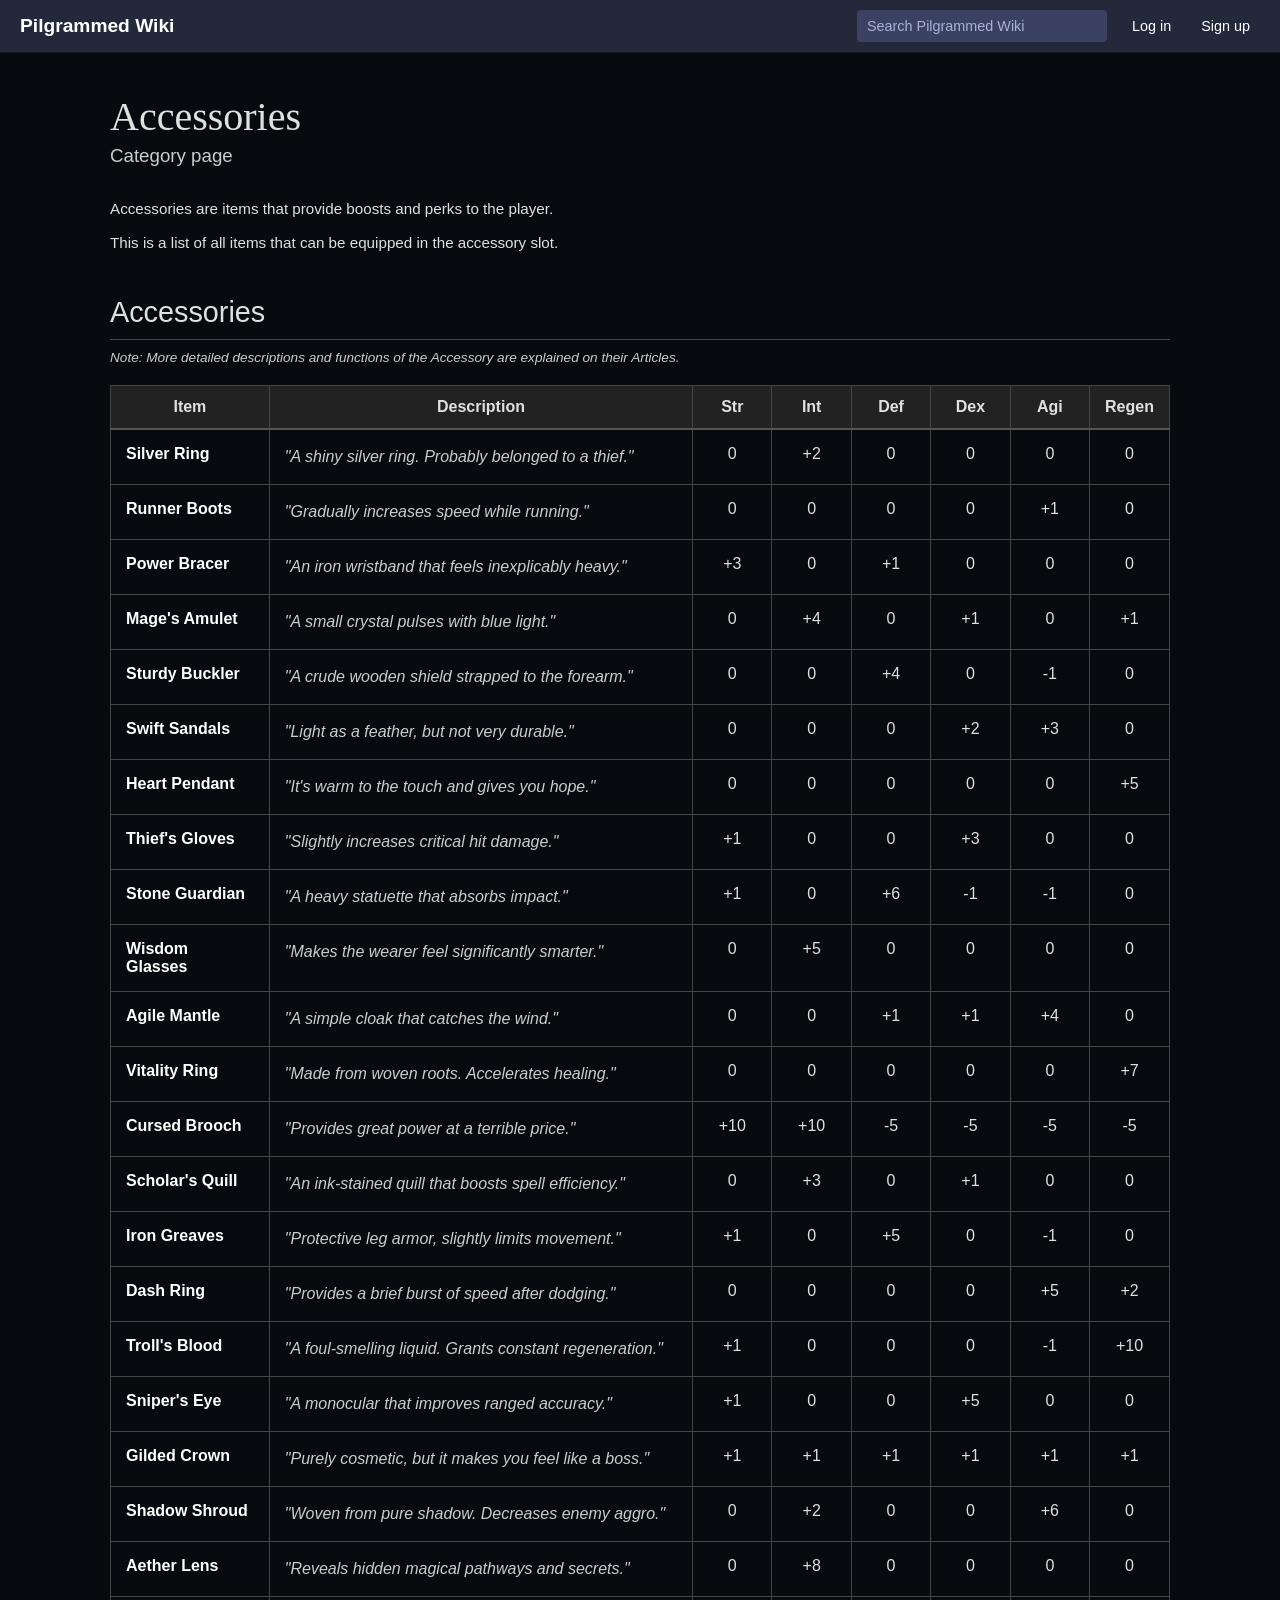
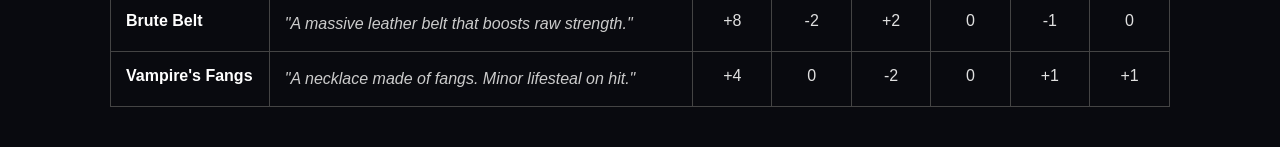
<file: accessories.html>
<html>
<head>
    <title>Accessories - Pilgrammed Wiki</title>
    <link rel="stylesheet" href="style.css">
    <link rel="stylesheet" href="link.css">
</head>
<body class="wiki-page">

    <header class="top-header">
        <a href="index.html" class="logo">Pilgrammed Wiki</a>
        
        <div class="nav-right">
            <div class="search-container">
                <input type="text" class="search-bar" placeholder="Search Pilgrammed Wiki">
            </div>
            
            <div class="user-actions">
                <button class="btn">Log in</button>
                <button class="btn">Sign up</button>
            </div>
        </div>
    </header>

    <main class="page-container">
        <header class="article-header">
            <h1 class="page-title">Accessories</h1>
            <h3 class="category-subheader">Category page</h3>
        </header>
        
        <div class="intro-text">
            <p>Accessories are items that provide boosts and perks to the player.</p>
            <p>This is a list of all items that can be equipped in the accessory slot.</p>
        </div>

        <section class="accessory-list-section">
            <h2 class="sub-header">Accessories 
            </h2>
            <p class="section-note">Note: More detailed descriptions and functions of the Accessory are explained on their Articles.</p>
            
            <div class="table-wrapper">
                <table class="wiki-table accessory-table sortable">
                    <thead>
                        <tr>
                            <th class="item-col">Item</th>
                            <th class="desc-col">Description</th>
                            <th class="stat-col">Str</th>
                            <th class="stat-col">Int</th>
                            <th class="stat-col">Def</th>
                            <th class="stat-col">Dex</th>
                            <th class="stat-col">Agi</th>
                            <th class="stat-col">Regen</th>
                        </tr>
                    </thead>
                    <tbody>
                        <tr>
                            <td class="item-name">Silver Ring</td>
                            <td class="item-desc">"A shiny silver ring. Probably belonged to a thief."</td>
                            <td>0</td>
                            <td>+2</td>
                            <td>0</td>
                            <td>0</td>
                            <td>0</td>
                            <td>0</td>
                        </tr>
                        <tr>
                            <td class="item-name">Runner Boots</td>
                            <td class="item-desc">"Gradually increases speed while running."</td>
                            <td>0</td>
                            <td>0</td>
                            <td>0</td>
                            <td>0</td>
                            <td>+1</td>
                            <td>0</td>
                        </tr>
                        
                        <tr><td class="item-name">Power Bracer</td><td class="item-desc">"An iron wristband that feels inexplicably heavy."</td><td>+3</td><td>0</td><td>+1</td><td>0</td><td>0</td><td>0</td></tr>
                        <tr><td class="item-name">Mage's Amulet</td><td class="item-desc">"A small crystal pulses with blue light."</td><td>0</td><td>+4</td><td>0</td><td>+1</td><td>0</td><td>+1</td></tr>
                        <tr><td class="item-name">Sturdy Buckler</td><td class="item-desc">"A crude wooden shield strapped to the forearm."</td><td>0</td><td>0</td><td>+4</td><td>0</td><td>-1</td><td>0</td></tr>
                        <tr><td class="item-name">Swift Sandals</td><td class="item-desc">"Light as a feather, but not very durable."</td><td>0</td><td>0</td><td>0</td><td>+2</td><td>+3</td><td>0</td></tr>
                        <tr><td class="item-name">Heart Pendant</td><td class="item-desc">"It's warm to the touch and gives you hope."</td><td>0</td><td>0</td><td>0</td><td>0</td><td>0</td><td>+5</td></tr>
                        <tr><td class="item-name">Thief's Gloves</td><td class="item-desc">"Slightly increases critical hit damage."</td><td>+1</td><td>0</td><td>0</td><td>+3</td><td>0</td><td>0</td></tr>
                        <tr><td class="item-name">Stone Guardian</td><td class="item-desc">"A heavy statuette that absorbs impact."</td><td>+1</td><td>0</td><td>+6</td><td>-1</td><td>-1</td><td>0</td></tr>
                        <tr><td class="item-name">Wisdom Glasses</td><td class="item-desc">"Makes the wearer feel significantly smarter."</td><td>0</td><td>+5</td><td>0</td><td>0</td><td>0</td><td>0</td></tr>
                        <tr><td class="item-name">Agile Mantle</td><td class="item-desc">"A simple cloak that catches the wind."</td><td>0</td><td>0</td><td>+1</td><td>+1</td><td>+4</td><td>0</td></tr>
                        <tr><td class="item-name">Vitality Ring</td><td class="item-desc">"Made from woven roots. Accelerates healing."</td><td>0</td><td>0</td><td>0</td><td>0</td><td>0</td><td>+7</td></tr>
                        <tr><td class="item-name">Cursed Brooch</td><td class="item-desc">"Provides great power at a terrible price."</td><td>+10</td><td>+10</td><td>-5</td><td>-5</td><td>-5</td><td>-5</td></tr>
                        <tr><td class="item-name">Scholar's Quill</td><td class="item-desc">"An ink-stained quill that boosts spell efficiency."</td><td>0</td><td>+3</td><td>0</td><td>+1</td><td>0</td><td>0</td></tr>
                        <tr><td class="item-name">Iron Greaves</td><td class="item-desc">"Protective leg armor, slightly limits movement."</td><td>+1</td><td>0</td><td>+5</td><td>0</td><td>-1</td><td>0</td></tr>
                        <tr><td class="item-name">Dash Ring</td><td class="item-desc">"Provides a brief burst of speed after dodging."</td><td>0</td><td>0</td><td>0</td><td>0</td><td>+5</td><td>+2</td></tr>
                        <tr><td class="item-name">Troll's Blood</td><td class="item-desc">"A foul-smelling liquid. Grants constant regeneration."</td><td>+1</td><td>0</td><td>0</td><td>0</td><td>-1</td><td>+10</td></tr>
                        <tr><td class="item-name">Sniper's Eye</td><td class="item-desc">"A monocular that improves ranged accuracy."</td><td>+1</td><td>0</td><td>0</td><td>+5</td><td>0</td><td>0</td></tr>
                        <tr><td class="item-name">Gilded Crown</td><td class="item-desc">"Purely cosmetic, but it makes you feel like a boss."</td><td>+1</td><td>+1</td><td>+1</td><td>+1</td><td>+1</td><td>+1</td></tr>
                        <tr><td class="item-name">Shadow Shroud</td><td class="item-desc">"Woven from pure shadow. Decreases enemy aggro."</td><td>0</td><td>+2</td><td>0</td><td>0</td><td>+6</td><td>0</td></tr>
                        <tr><td class="item-name">Aether Lens</td><td class="item-desc">"Reveals hidden magical pathways and secrets."</td><td>0</td><td>+8</td><td>0</td><td>0</td><td>0</td><td>0</td></tr>
                        <tr><td class="item-name">Brute Belt</td><td class="item-desc">"A massive leather belt that boosts raw strength."</td><td>+8</td><td>-2</td><td>+2</td><td>0</td><td>-1</td><td>0</td></tr>
                        <tr><td class="item-name">Vampire's Fangs</td><td class="item-desc">"A necklace made of fangs. Minor lifesteal on hit."</td><td>+4</td><td>0</td><td>-2</td><td>0</td><td>+1</td><td>+1</td></tr>
                    </tbody>
                </table>
            </div>
        </section>
    </main>

</body>
</html>
</file>
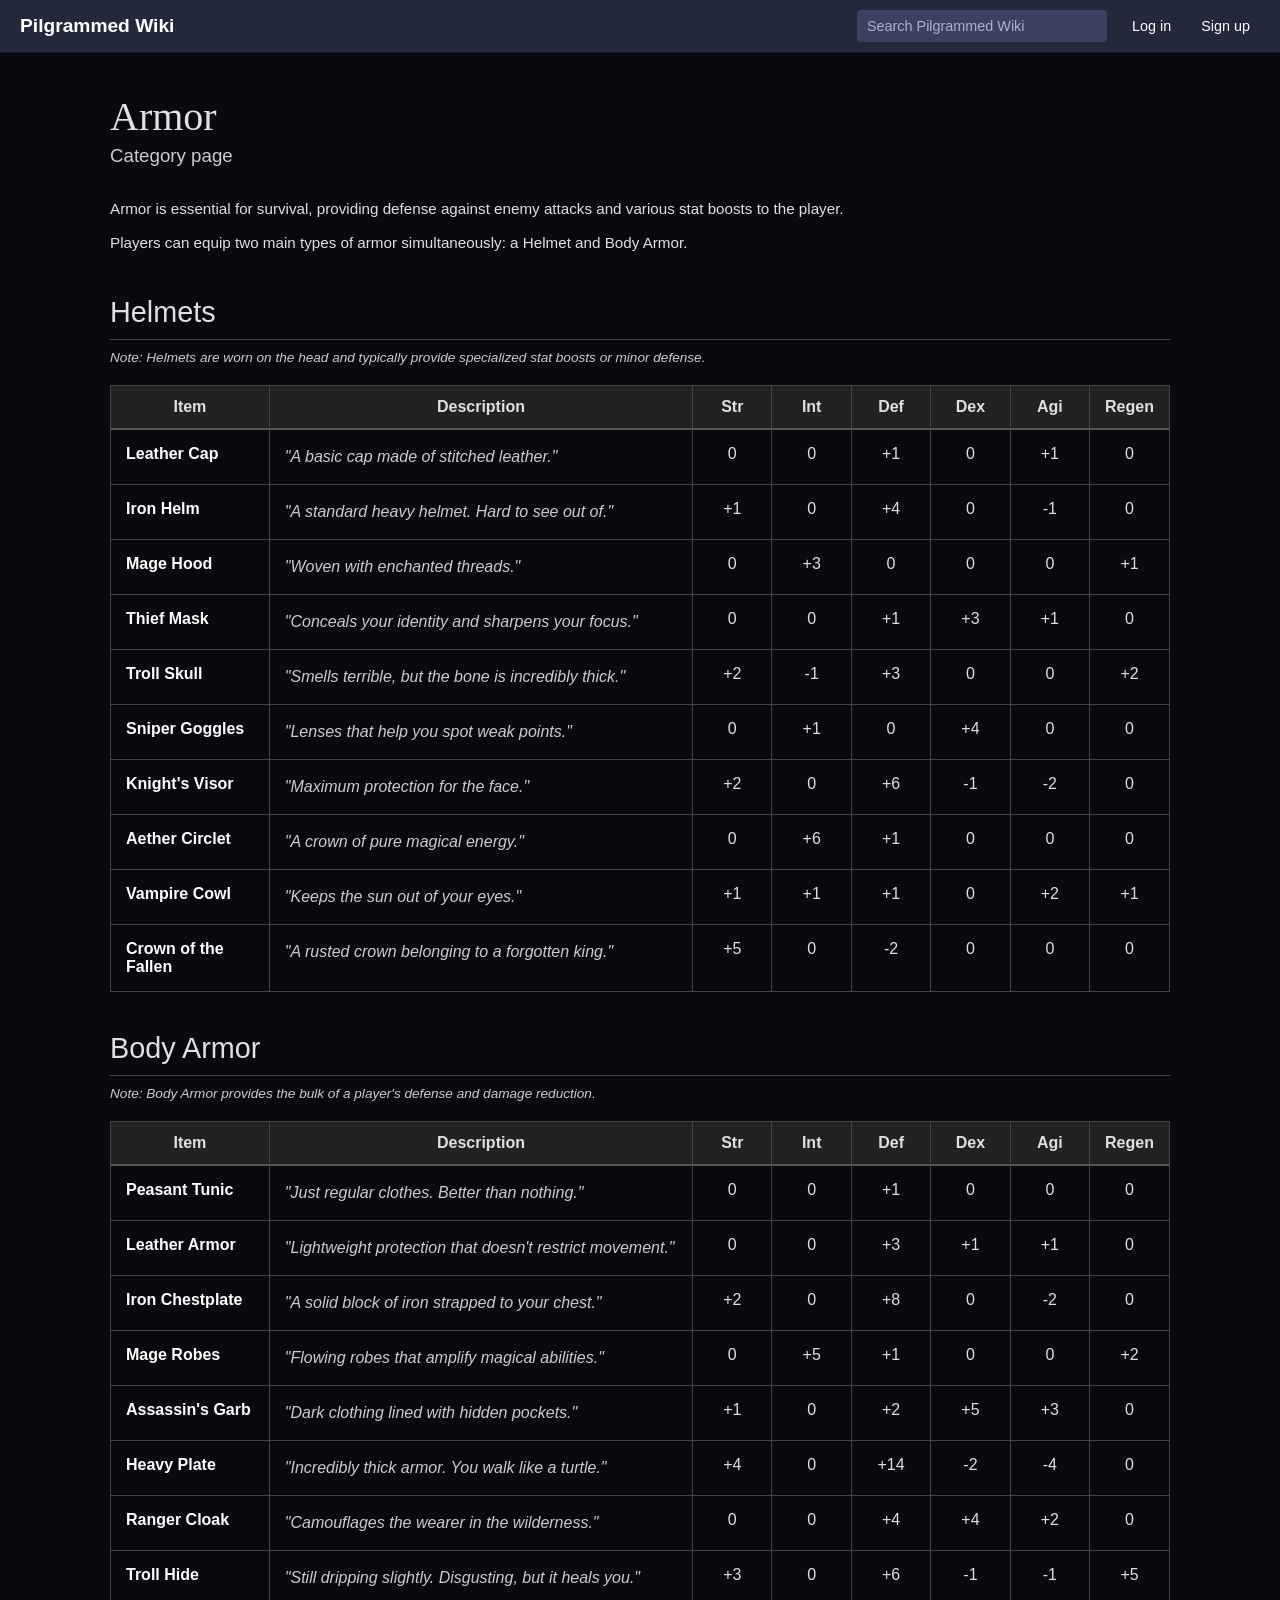
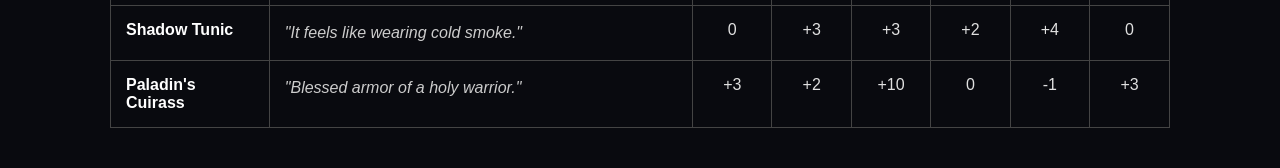
<file: armor.html>
<html >
<head>
    <title>Armor - Pilgrammed Wiki</title>
    <link rel="stylesheet" href="style.css">
    <link rel="stylesheet" href="link.css">
</head>
<body class="wiki-page">

    <header class="top-header">
        <a href="index.html" class="logo">Pilgrammed Wiki</a>
        
        <div class="nav-right">
            <div class="search-container">
                <input type="text" id="searchInput" class="search-bar" placeholder="Search Pilgrammed Wiki">
            </div>
            
            <div class="user-actions">
                <button class="btn">Log in</button>
                <button class="btn">Sign up</button>
            </div>
        </div>
    </header>

    <main class="page-container">
        <header class="article-header">
            <h1 class="page-title">Armor</h1>
            <h3 class="category-subheader">Category page</h3>
        </header>
        
        <div class="intro-text">
            <p>Armor is essential for survival, providing defense against enemy attacks and various stat boosts to the player.</p>
            <p>Players can equip two main types of armor simultaneously: a Helmet and Body Armor.</p>
        </div>

        <section class="armor-list-section">
            <h2 class="sub-header">Helmets</h2>
            <p class="section-note">Note: Helmets are worn on the head and typically provide specialized stat boosts or minor defense.</p>
            
            <div class="table-wrapper">
                <table class="wiki-table sortable">
                    <thead>
                        <tr>
                            <th class="item-col">Item</th>
                            <th class="desc-col">Description</th>
                            <th class="stat-col">Str</th>
                            <th class="stat-col">Int</th>
                            <th class="stat-col">Def</th>
                            <th class="stat-col">Dex</th>
                            <th class="stat-col">Agi</th>
                            <th class="stat-col">Regen</th>
                        </tr>
                    </thead>
                    <tbody>
                        <tr><td class="item-name">Leather Cap</td><td class="item-desc">"A basic cap made of stitched leather."</td><td>0</td><td>0</td><td>+1</td><td>0</td><td>+1</td><td>0</td></tr>
                        <tr><td class="item-name">Iron Helm</td><td class="item-desc">"A standard heavy helmet. Hard to see out of."</td><td>+1</td><td>0</td><td>+4</td><td>0</td><td>-1</td><td>0</td></tr>
                        <tr><td class="item-name">Mage Hood</td><td class="item-desc">"Woven with enchanted threads."</td><td>0</td><td>+3</td><td>0</td><td>0</td><td>0</td><td>+1</td></tr>
                        <tr><td class="item-name">Thief Mask</td><td class="item-desc">"Conceals your identity and sharpens your focus."</td><td>0</td><td>0</td><td>+1</td><td>+3</td><td>+1</td><td>0</td></tr>
                        <tr><td class="item-name">Troll Skull</td><td class="item-desc">"Smells terrible, but the bone is incredibly thick."</td><td>+2</td><td>-1</td><td>+3</td><td>0</td><td>0</td><td>+2</td></tr>
                        <tr><td class="item-name">Sniper Goggles</td><td class="item-desc">"Lenses that help you spot weak points."</td><td>0</td><td>+1</td><td>0</td><td>+4</td><td>0</td><td>0</td></tr>
                        <tr><td class="item-name">Knight's Visor</td><td class="item-desc">"Maximum protection for the face."</td><td>+2</td><td>0</td><td>+6</td><td>-1</td><td>-2</td><td>0</td></tr>
                        <tr><td class="item-name">Aether Circlet</td><td class="item-desc">"A crown of pure magical energy."</td><td>0</td><td>+6</td><td>+1</td><td>0</td><td>0</td><td>0</td></tr>
                        <tr><td class="item-name">Vampire Cowl</td><td class="item-desc">"Keeps the sun out of your eyes."</td><td>+1</td><td>+1</td><td>+1</td><td>0</td><td>+2</td><td>+1</td></tr>
                        <tr><td class="item-name">Crown of the Fallen</td><td class="item-desc">"A rusted crown belonging to a forgotten king."</td><td>+5</td><td>0</td><td>-2</td><td>0</td><td>0</td><td>0</td></tr>
                    </tbody>
                </table>
            </div>
        </section>

        <section class="armor-list-section">
            <h2 class="sub-header">Body Armor</h2>
            <p class="section-note">Note: Body Armor provides the bulk of a player's defense and damage reduction.</p>
            
            <div class="table-wrapper">
                <table class="wiki-table sortable">
                    <thead>
                        <tr>
                            <th class="item-col">Item</th>
                            <th class="desc-col">Description</th>
                            <th class="stat-col">Str</th>
                            <th class="stat-col">Int</th>
                            <th class="stat-col">Def</th>
                            <th class="stat-col">Dex</th>
                            <th class="stat-col">Agi</th>
                            <th class="stat-col">Regen</th>
                        </tr>
                    </thead>
                    <tbody>
                        <tr><td class="item-name">Peasant Tunic</td><td class="item-desc">"Just regular clothes. Better than nothing."</td><td>0</td><td>0</td><td>+1</td><td>0</td><td>0</td><td>0</td></tr>
                        <tr><td class="item-name">Leather Armor</td><td class="item-desc">"Lightweight protection that doesn't restrict movement."</td><td>0</td><td>0</td><td>+3</td><td>+1</td><td>+1</td><td>0</td></tr>
                        <tr><td class="item-name">Iron Chestplate</td><td class="item-desc">"A solid block of iron strapped to your chest."</td><td>+2</td><td>0</td><td>+8</td><td>0</td><td>-2</td><td>0</td></tr>
                        <tr><td class="item-name">Mage Robes</td><td class="item-desc">"Flowing robes that amplify magical abilities."</td><td>0</td><td>+5</td><td>+1</td><td>0</td><td>0</td><td>+2</td></tr>
                        <tr><td class="item-name">Assassin's Garb</td><td class="item-desc">"Dark clothing lined with hidden pockets."</td><td>+1</td><td>0</td><td>+2</td><td>+5</td><td>+3</td><td>0</td></tr>
                        <tr><td class="item-name">Heavy Plate</td><td class="item-desc">"Incredibly thick armor. You walk like a turtle."</td><td>+4</td><td>0</td><td>+14</td><td>-2</td><td>-4</td><td>0</td></tr>
                        <tr><td class="item-name">Ranger Cloak</td><td class="item-desc">"Camouflages the wearer in the wilderness."</td><td>0</td><td>0</td><td>+4</td><td>+4</td><td>+2</td><td>0</td></tr>
                        <tr><td class="item-name">Troll Hide</td><td class="item-desc">"Still dripping slightly. Disgusting, but it heals you."</td><td>+3</td><td>0</td><td>+6</td><td>-1</td><td>-1</td><td>+5</td></tr>
                        <tr><td class="item-name">Shadow Tunic</td><td class="item-desc">"It feels like wearing cold smoke."</td><td>0</td><td>+3</td><td>+3</td><td>+2</td><td>+4</td><td>0</td></tr>
                        <tr><td class="item-name">Paladin's Cuirass</td><td class="item-desc">"Blessed armor of a holy warrior."</td><td>+3</td><td>+2</td><td>+10</td><td>0</td><td>-1</td><td>+3</td></tr>
                    </tbody>
                </table>
            </div>
        </section>
    </main>

    </body>
</html>
</file>
<file: style.css>
*{  
            margin: 0;
            padding: 0;
            box-sizing: border-box;
            font-family: 'Segoe UI', Tahoma, Geneva, Verdana, sans-serif;
        }

        body {
            background-color: #090a0f; 
            color: #e0e0e0;
        }

        .top-header {
            background-color: #24283b; 
            display: flex;
            justify-content: space-between;
            align-items: center;
            padding: 10px 20px;
            border-bottom: 1px solid #1a1a24;
        }

        .logo {
            font-size: 1.2rem;
            font-weight: bold;
            color: #ffffff;
            text-decoration: none;
        }

        .nav-right {
            display: flex;
            align-items: center;
            gap: 15px;
        }

        
        .search-container {
            position: relative;
        }

        .search-bar {
            background-color: #3b4261;
            border: none;
            border-radius: 4px;
            padding: 8px 35px 8px 10px;
            color: white;
            width: 250px;
            font-size: 0.9rem;
        }

        .search-bar::placeholder {
            color: #a9b1d6;
        }

        
        .user-actions {
            display: flex;
            align-items: center;
            gap: 10px;
        }

        .btn {
            background: transparent;
            border: none;
            color: white;
            cursor: pointer;
            font-size: 0.9rem;
            padding: 5px 10px;
        }

        .btn:hover {
            text-decoration: underline;
        }

        .main-content {
            max-width: 1000px;
            margin: 40px auto;
            padding: 0 20px;
        }

        
        .trailer-section {
            border: 1px solid #ffffff;
            padding: 20px;
            margin-bottom: 40px;
            background-color: #11131a;
        }

        .trailer-section h2 {
            text-align: center;
            font-size: 1.5rem;
            margin-bottom: 15px;
            padding-bottom: 10px;
            border-bottom: 1px solid #3b4261;
            font-weight: normal;
        }

        .video-container {
            display: flex;
            justify-content: center;
        }

        
        .iframe-wrapper {
            position: relative;
            width: 100%;
            max-width: 700px;
            padding-bottom: 39.37%; 
            height: 0;
        }

        .iframe-wrapper iframe {
            position: absolute;
            top: 0;
            left: 0;
            width: 100%;
            height: 100%;
            border: none;
        }

        
        .categories-section {
            margin-top: 40px;
        }

        .categories-section h2 {
            text-align: center;
            font-size: 1.8rem;
            margin-bottom: 20px;
            padding-bottom: 10px;
            border-bottom: 1px solid #3b4261;
            font-weight: normal;
        }

        .category-grid {
            display: grid;
            grid-template-columns: repeat(auto-fit, minmax(130px, 1fr));
            gap: 30px 15px;
            margin-top: 30px;
        }

        .category-item {
            display: flex;
            flex-direction: column;
            align-items: center;
            text-decoration: none;
            transition: transform 0.2s ease;
        }

        .category-item:hover {
            transform: scale(1.05);
        }

        .category-img {
            width: 80px;
            height: 80px;
            background-color: #1a1b26; 
            border: 1px solid #3b4261;
            display: flex;
            align-items: center;
            justify-content: center;
            margin-bottom: 10px;
        }

        .category-img img {
            max-width: 100%;
            max-height: 100%;
            object-fit: contain;
        }

        .category-title {
            color: #569cd6; 
            font-size: 0.95rem;
        }

        .category-item:hover .category-title {
            text-decoration: underline;
        }
        
.hero-banner {
    width: 100%;
    
    background: linear-gradient(rgba(0, 0, 0, 0.7), rgba(0, 0, 0, 0.7)), url('pilhome.jpeg');
    background-size: 100% auto;
    border: 1px solid #ffffff; 
    margin: 20px 0;
    padding-top: 150px; 
    padding-bottom: 150px;
    text-align: center;
}

.hero-container {
    display: flex;
    align-items: center;
    justify-content: center;
    gap: 40px;
}

.mascot-img {
    width: 150px; 
    height: auto;
}

.hero-text-content {
    max-width: 600px;
}

.banner-logo {
    font-family: serif;
    font-size: 3.5rem;
    margin-bottom: 10px;
}

.hero-text-content h2 {
    font-size: 1.5rem;
    margin-bottom: 15px;
}

.hero-text-content p {
    font-size: 1rem;
    line-height: 1.5;
    margin-bottom: 5px;
}

.article-count {
    color: #cccccc;
    font-style: italic;
}

.banner-search {
    margin-top: 20px;
    display: flex;
    justify-content: center;
    gap: 5px;
}

.banner-search input {
    width: 300px;
    padding: 8px;
    background: white;
    border: 1px solid #333;
}

.banner-search button {
    padding: 8px 15px;
    background: #222;
    color: white;
    border: 1px solid #555;
    cursor: pointer;
}

.banner-search button:hover {
    background: #444;
}
.category-img {
    width: 80px;  
    height: 80px;
    display: flex;
    align-items: center;
    justify-content: center;
    margin-bottom: 10px;
}

.cat-icon {
    max-width: 100%;
    max-height: 100%;
    object-fit: contain; 
}
</file>
<file: link.css>
.page-container {
    max-width: 1100px;
    margin: 40px auto;
    padding: 0 20px;
}

.article-header {
    margin-bottom: 30px;
}

.page-title {
    font-family: serif; 
    font-size: 2.5rem;
    font-weight: normal;
}

.category-subheader {
    font-weight: normal;
    color: #cccccc;
    margin-top: 5px;
}

.intro-text p {
    margin-bottom: 10px;
    font-size: 0.95rem;
    line-height: 1.6;
}

.sub-header {
    margin-top: 40px;
    border-bottom: 1px solid #444; 
    padding-bottom: 10px;
    font-weight: normal;
    font-size: 1.8rem;
}

.edit-link {
    font-size: 0.8rem;
    color: #569cd6;
    margin-left: 10px;
    cursor: pointer;
}

.section-note {
    font-style: italic;
    color: #cccccc;
    margin-top: 10px;
    margin-bottom: 20px;
    font-size: 0.85rem;
}

.table-wrapper {
    overflow-x: auto; 
    margin-top: 20px;
}

.wiki-table {
    width: 100%;
    border-collapse: collapse; 
    border: 1px solid #444;   
}

.wiki-table th, 
.wiki-table td {
    border: 1px solid #444;   
    padding: 12px 15px;
    vertical-align: middle;   
}
.wiki-table thead tr {
    background-color: #222222;
    border-bottom: 2px solid #555;
}

.wiki-table tbody tr {
    border-bottom: 1px solid #333; 
}

.wiki-table tbody tr:last-child {
    border-bottom: none; 
}

.wiki-table td {
    padding: 15px;
    vertical-align: top;
}

.item-col { width: 15%; }
.desc-col { width: 40%; }
.stat-col { width: 7.5%; text-align: center; }

.wiki-table tbody td:not(.item-name):not(.item-desc) {
    text-align: center;
}

.item-name {
    font-weight: bold;
    color: #ffffff;
}

.item-name a {
    color: #569cd6; 
    text-decoration: none;
}

.item-name a:hover {
    text-decoration: underline;
}

.item-desc {
    font-style: italic; 
    color: #cccccc;
    line-height: 1.5;
}
.cat-icon {
    width: 100%;
    height: 100%;
    object-fit: cover; 
}
.category-img {
    width: 80px;
    height: 80px;
    background-color: #1a1a1d; 
    display: flex;
    align-items: center;
    justify-content: center;
    border: 1px solid #444;
    margin-bottom: 10px;
    overflow: hidden; 
}
</file>
